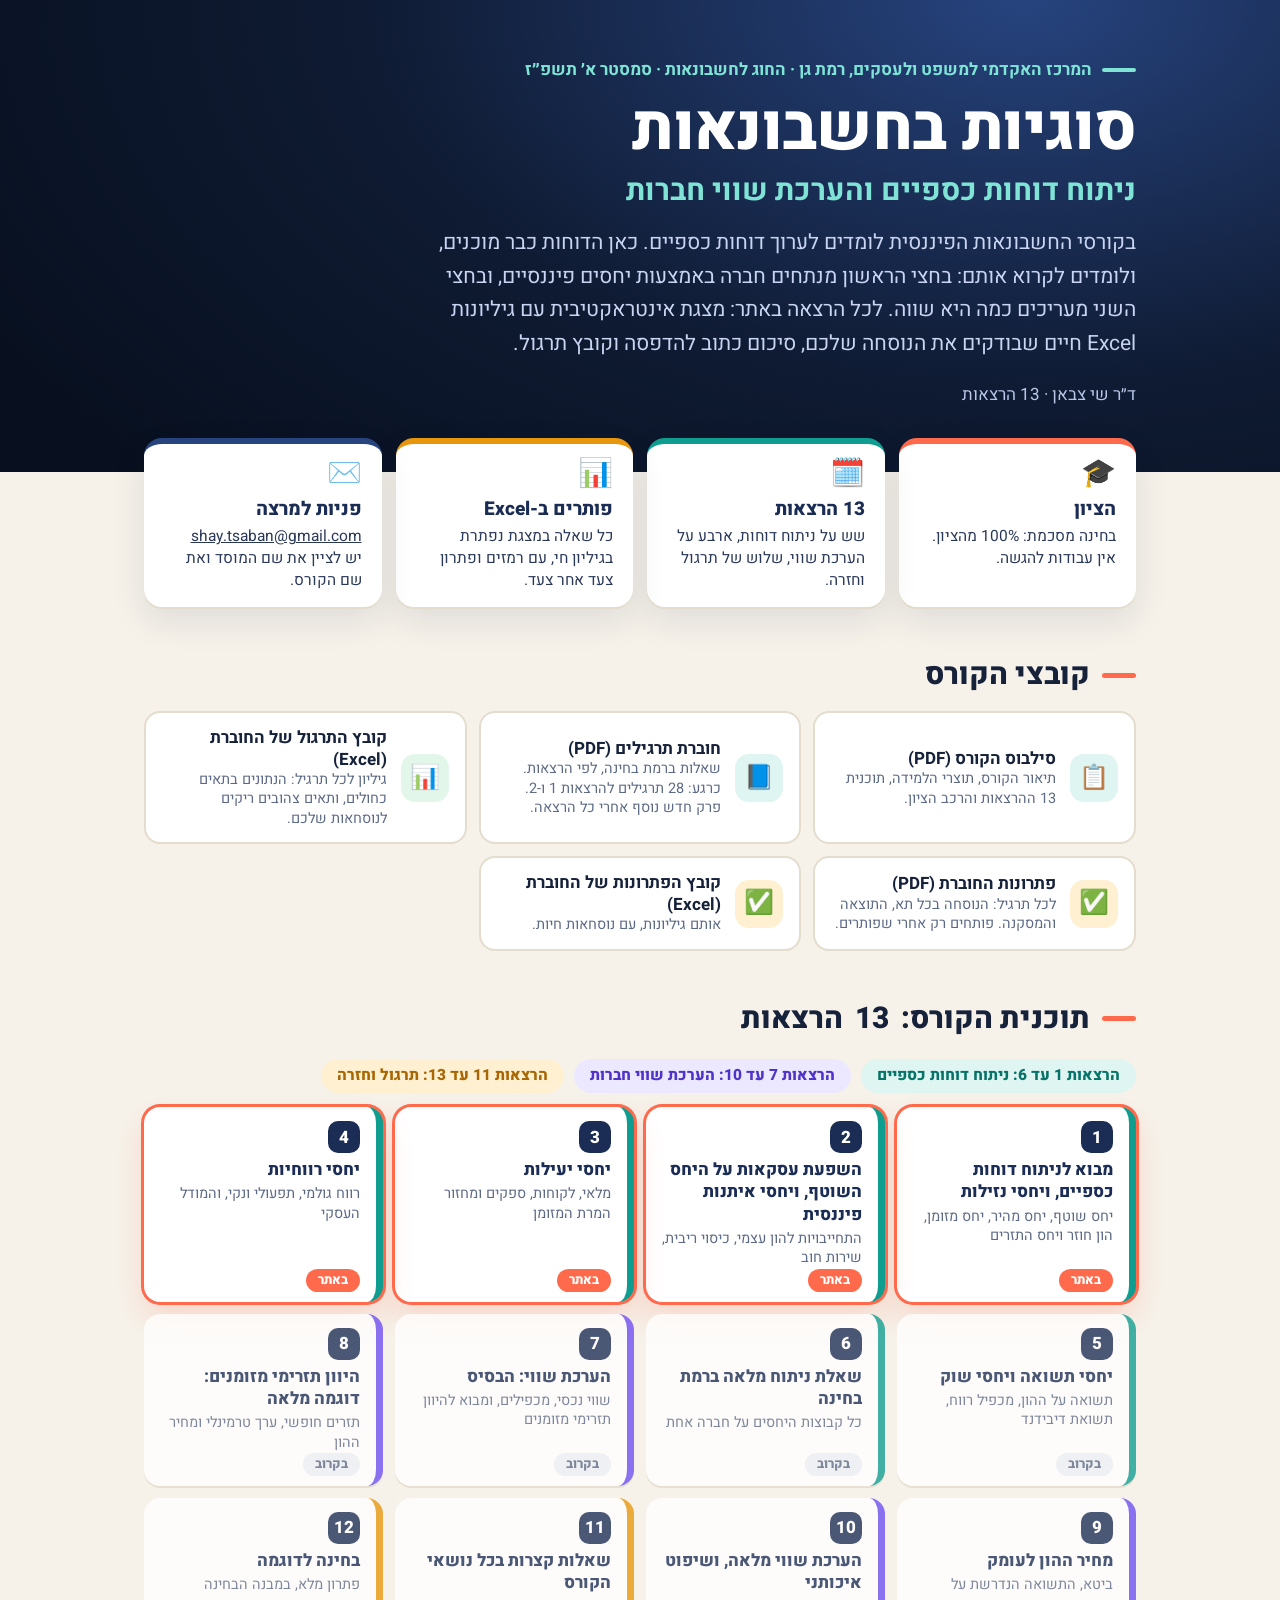
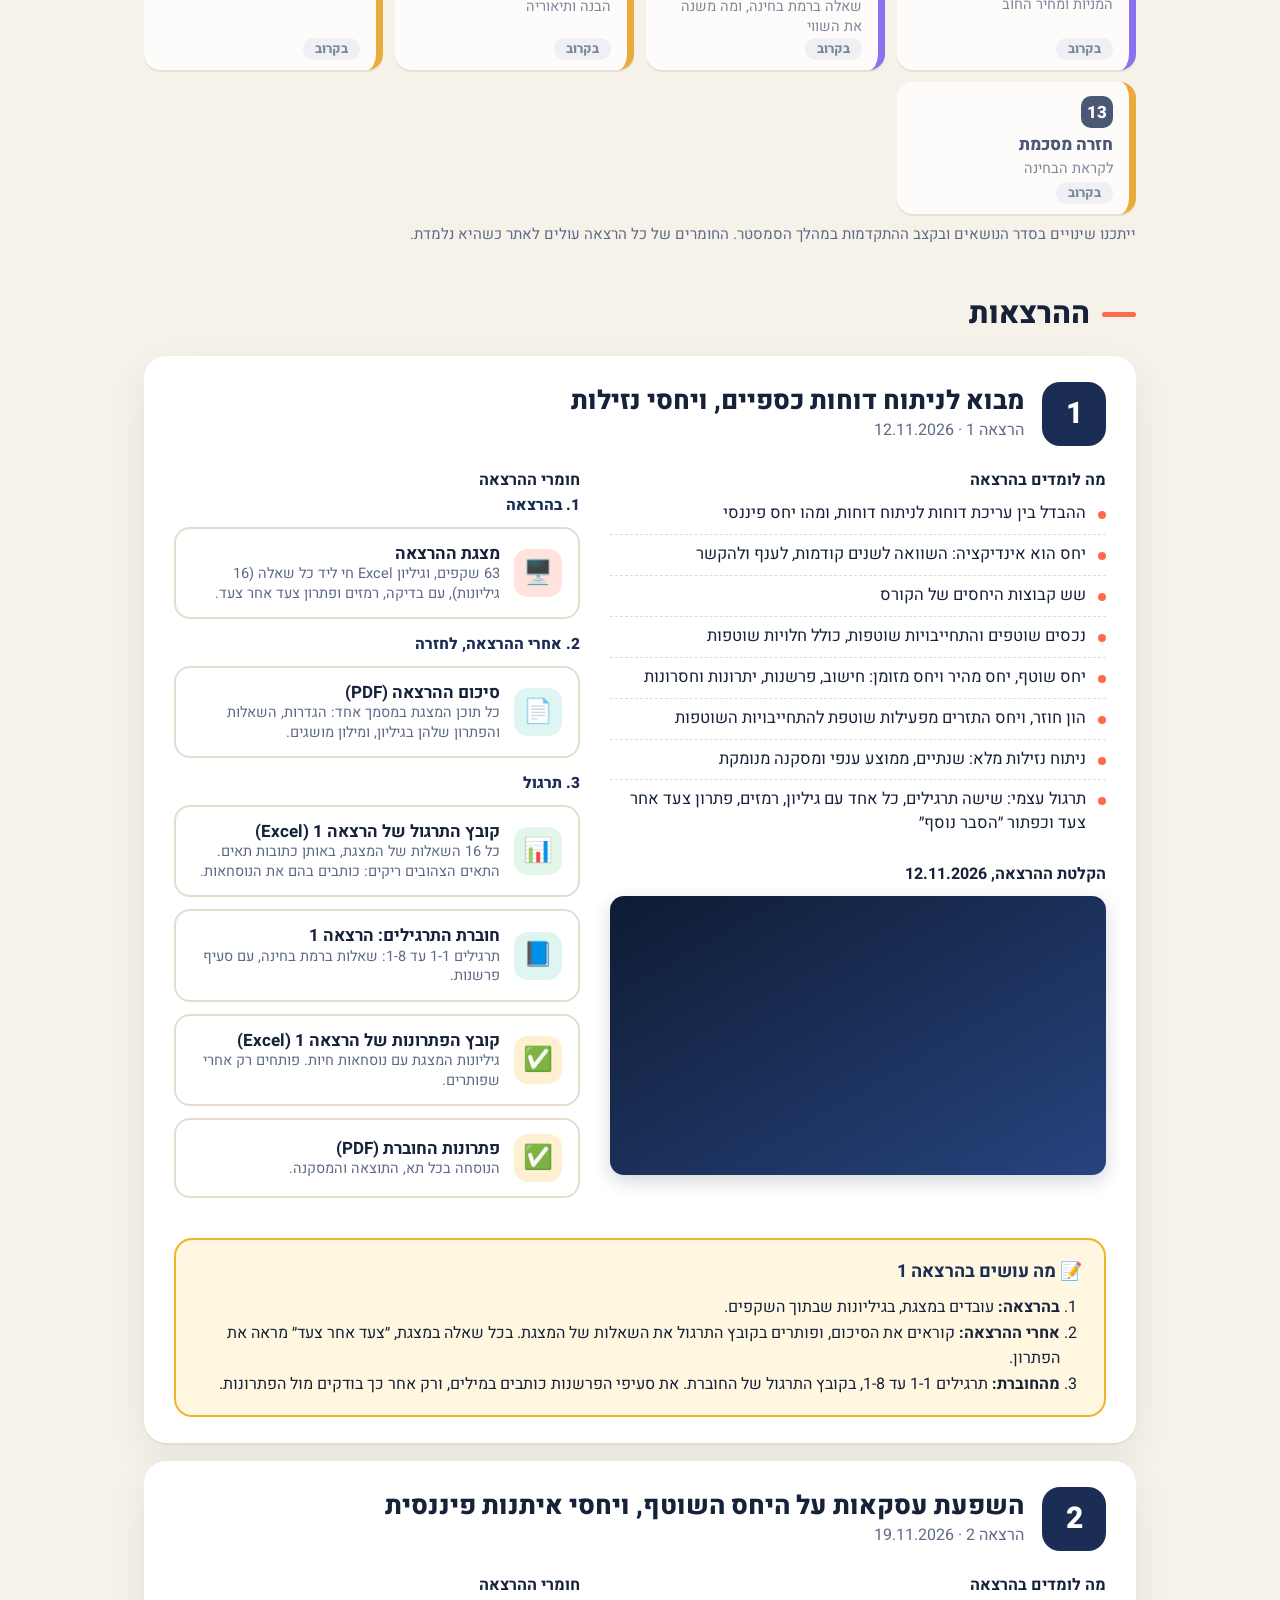
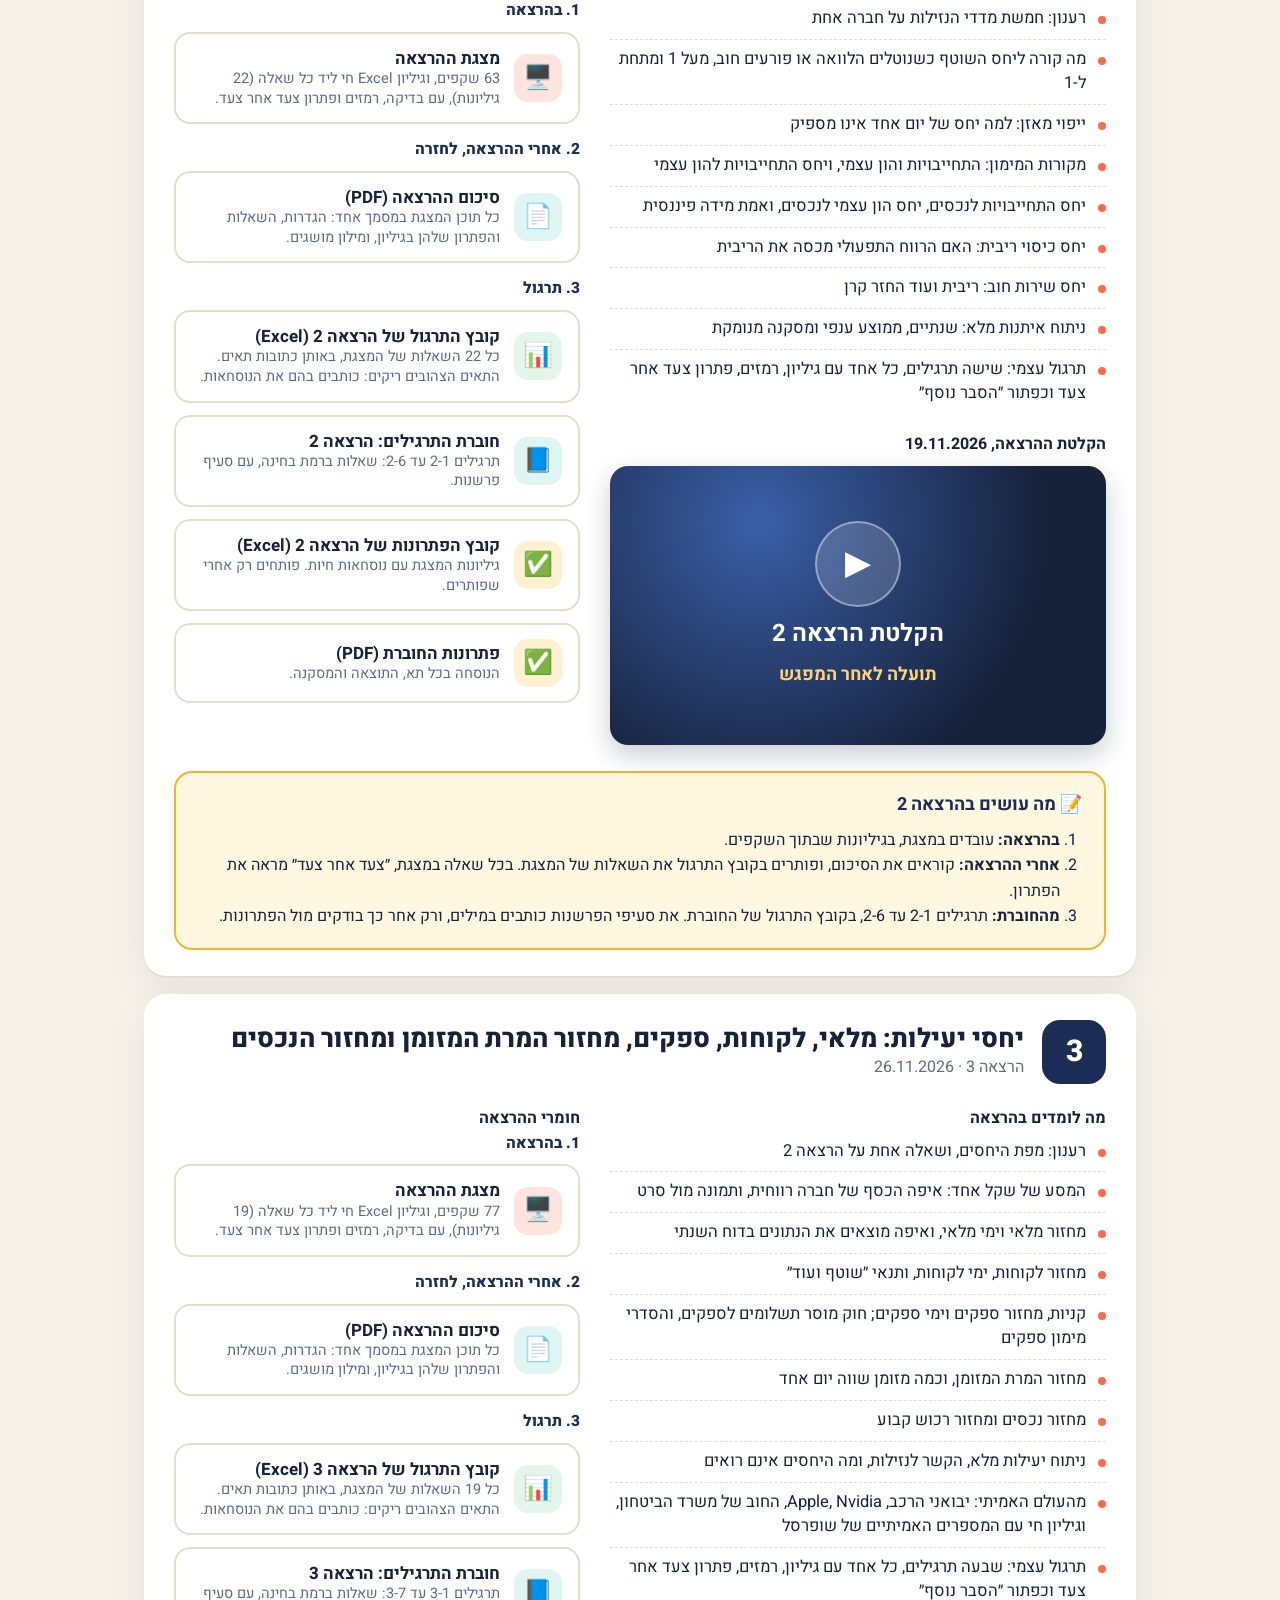
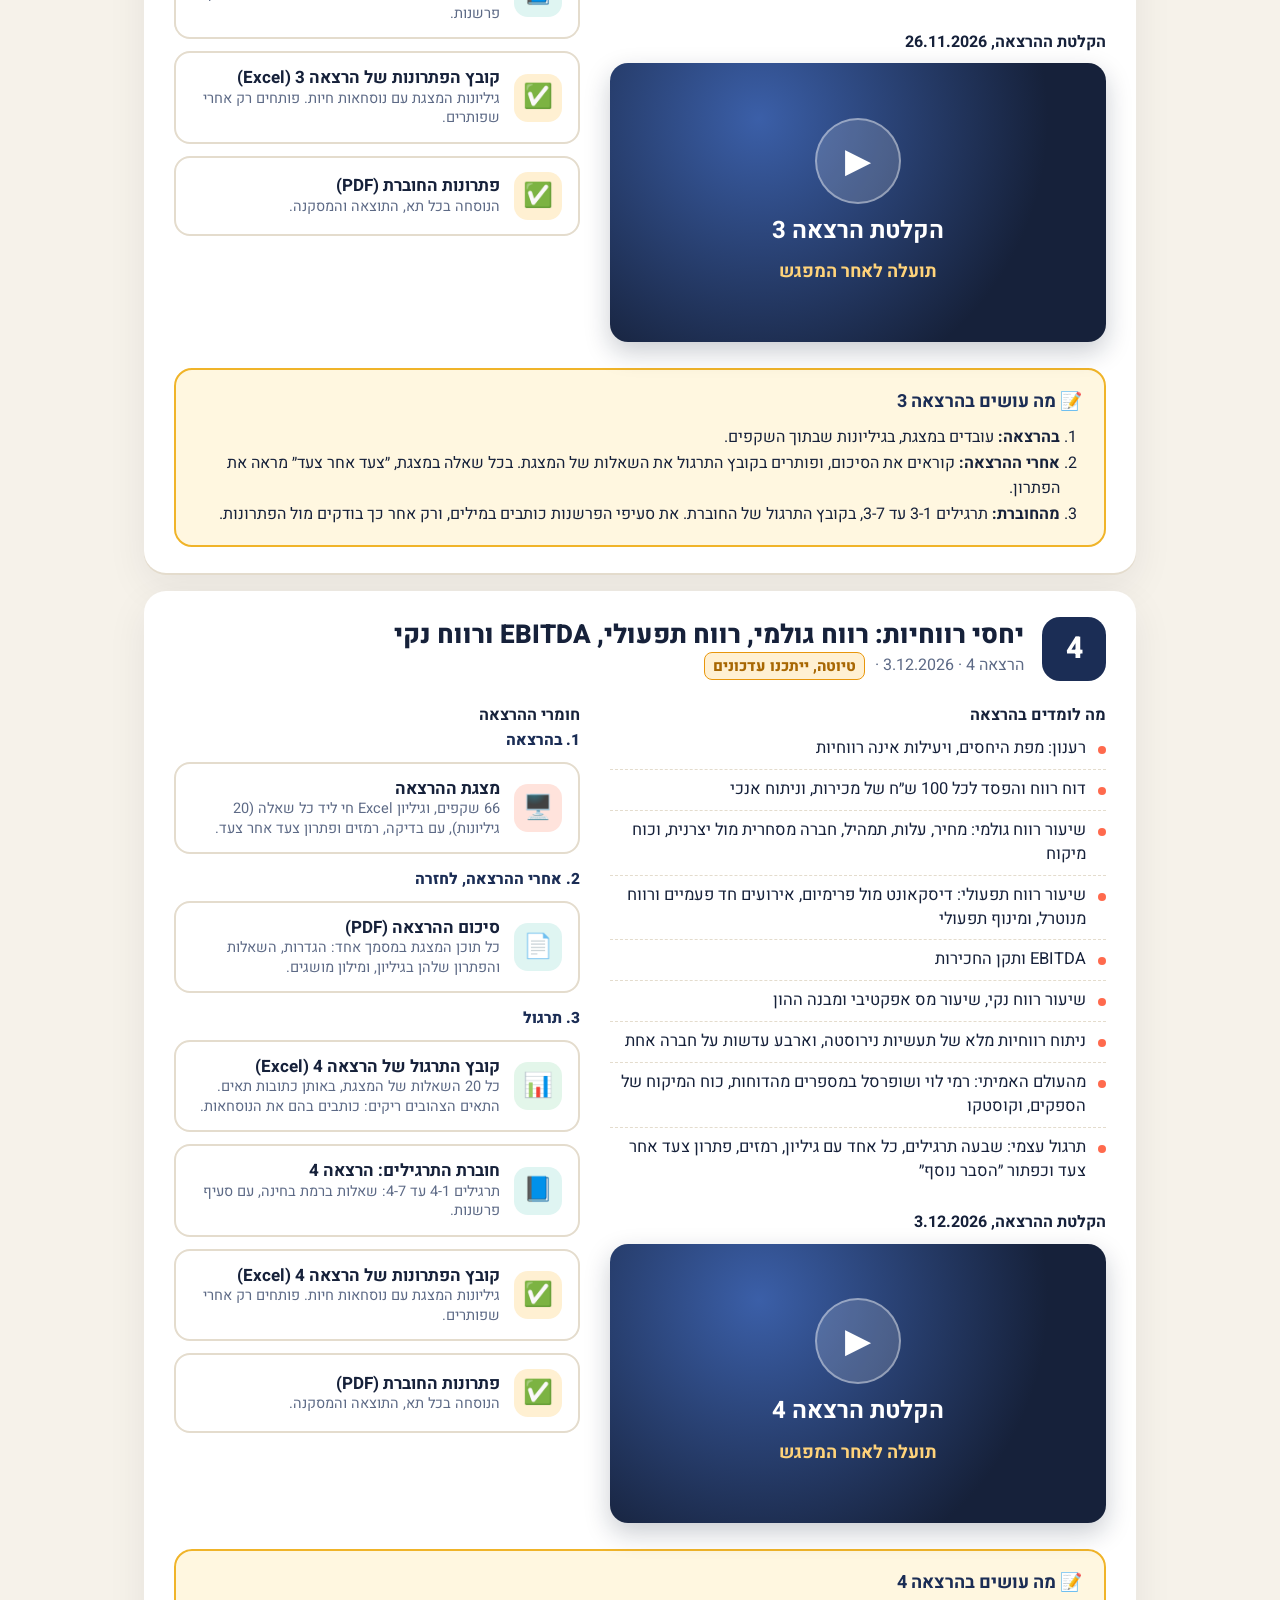
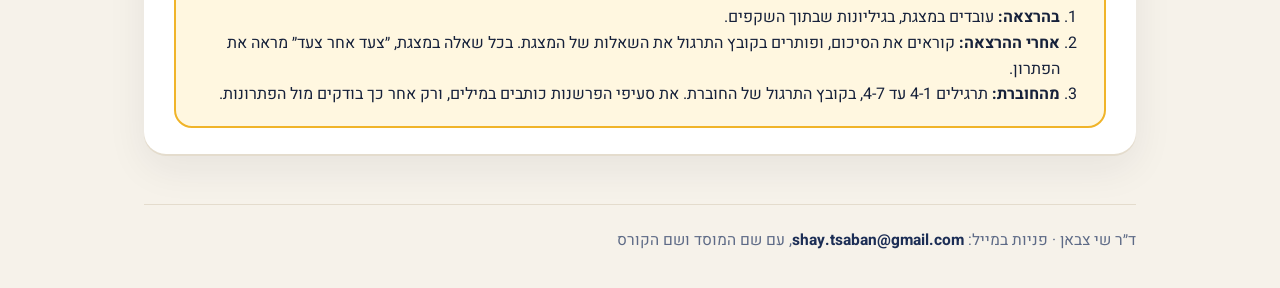
<file: index.html>
<!doctype html>
<html lang="he" dir="rtl">
<head>
<meta charset="utf-8">
<meta name="viewport" content="width=device-width,initial-scale=1">
<title>סוגיות בחשבונאות | אתר הקורס</title>
<meta name="description" content="אתר הקורס סוגיות בחשבונאות, ניתוח דוחות כספיים והערכת שווי חברות, המרכז האקדמי למשפט ולעסקים ברמת גן: מצגות אינטראקטיביות עם גיליונות Excel חיים, סיכומים, חוברת תרגילים וקובצי תרגול.">
<link rel="stylesheet" href="assets/fonts.css">
<style>
:root{--ink:#16213a;--ink2:#2a3858;--mut:#5d6a86;--paper:#f6f2ea;--card:#fff;--line:#e4dccd;--coral:#ff6a4d;--navy:#0f1b33;--navy2:#1b2d55}
*{box-sizing:border-box;margin:0;padding:0}
html{-webkit-text-size-adjust:100%}
body{font-family:'Heebo','Segoe UI','Arial Hebrew',Arial,sans-serif;background:var(--paper);color:var(--ink);line-height:1.6;-webkit-font-smoothing:antialiased;overflow-wrap:break-word}
a{color:inherit;text-decoration:none}
.n{direction:ltr;unicode-bidi:isolate}
.wrap{max-width:1040px;margin:0 auto;padding:0 24px}
.hero{background:radial-gradient(1200px 700px at 80% 0%,#27447f 0%,var(--navy) 55%,#08101f 100%);color:#fff;padding:56px 0 64px}
.kick{font-size:17px;font-weight:700;color:#7fe3d6;display:flex;gap:10px;align-items:center}
.kick:before{content:"";flex:none;width:34px;height:4px;border-radius:4px;background:#7fe3d6}
h1{font-size:clamp(34px,6vw,60px);line-height:1.15;font-weight:800;letter-spacing:-.01em;margin-top:10px}
.lead{font-size:clamp(17px,2.4vw,21px);color:#c8d4f2;max-width:720px;margin-top:16px}
.meta{margin-top:20px;color:#b8c6e8;font-size:17px}
section.block{padding-top:44px}
h2.sec{font-size:30px;font-weight:800;display:flex;gap:12px;align-items:center}
h2.sec:before{content:"";flex:none;width:34px;height:5px;border-radius:5px;background:var(--coral)}
.lec{margin-top:18px;background:var(--card);border-radius:22px;box-shadow:0 2px 0 var(--line),0 14px 40px rgba(22,33,58,.07);overflow:hidden}
.lec-head{padding:26px 30px 8px;display:flex;gap:18px;align-items:center}
.lec-n{flex:none;width:64px;height:64px;border-radius:18px;background:var(--navy2);color:#fff;display:grid;place-items:center;font-size:30px;font-weight:800}
.lec-head h3{font-size:26px;line-height:1.25;font-weight:800}
.lec-head .sub{color:var(--mut);font-size:16px}
.soon{color:var(--mut);font-size:17px;line-height:1.5}
.draft{display:inline-block;background:#fff1c7;color:#8a5a00;border:1px solid #f0b429;border-radius:999px;font-size:13px;font-weight:800;padding:1px 10px;margin-right:6px;vertical-align:middle}
.soon+.links{margin-top:8px}
.lec-body{display:grid;grid-template-columns:1.1fr .9fr;gap:30px;padding:14px 30px 26px}
.lec-body h4,.learn{list-style:none}
.learn li{padding:8px 20px 8px 0;position:relative;border-bottom:1px dashed var(--line);font-size:16.5px;line-height:1.45}
.learn li:last-child{border:0}
.learn li:before{content:"";position:absolute;right:0;top:17px;width:8px;height:8px;border-radius:50%;background:var(--coral)}
.links{display:flex;flex-direction:column;gap:12px}
.lk{display:flex;gap:14px;align-items:center;border-radius:16px;padding:14px 16px;border:2px solid var(--line);background:#fff;transition:transform .15s,border-color .15s,box-shadow .15s}
.lk:hover{transform:translateY(-2px);border-color:var(--coral);box-shadow:0 8px 20px rgba(22,33,58,.1)}
.lk .e{flex:none;width:48px;height:48px;border-radius:14px;display:grid;place-items:center;font-size:24px}
.lk b{display:block;font-size:17px;line-height:1.25}
.lk .d{font-size:14.5px;color:var(--mut);line-height:1.35;display:block}
.lk.p .e{background:#ffe3dc}.lk.s .e{background:#dff5f2}
footer{margin-top:50px;padding:24px 0 34px;border-top:1px solid var(--line);color:var(--mut);font-size:15.5px}
footer a{color:var(--navy2);font-weight:700;direction:ltr;unicode-bidi:isolate;display:inline-block}
@media (max-width:760px){
 .wrap{padding:0 16px}
 .hero{padding:40px 0 44px}
 h2.sec{font-size:25px}
 .lec-head{padding:20px 18px 6px;gap:12px}
 .lec-n{width:50px;height:50px;font-size:24px;border-radius:14px}
 .lec-head h3{font-size:22px}
 .lec-body{grid-template-columns:minmax(0,1fr);gap:22px;padding:12px 18px 22px}
  }

.cgrid{display:grid;grid-template-columns:1fr 1fr;gap:12px;margin-top:12px}
.cnote{font-size:15px;color:var(--mut);margin-top:8px}
.bkm .bkl{font-size:15.5px;color:var(--ink2);margin:-2px 0 8px}
.slv{width:100%;border-collapse:collapse;font-size:15.5px;line-height:1.4;background:#fff;border-radius:10px;overflow:hidden}
.slv th{background:#1b2d55;color:#fff;text-align:right;padding:6px 10px;font-weight:700}
.slv td{border-bottom:1px solid #f0e2b4;padding:7px 10px;vertical-align:top}
.slv td.k{font-weight:800;color:#c4421f;font-size:18px;text-align:center;width:28px}
.slvn{font-size:15.5px;margin-top:10px;color:#4a4130}
@media (max-width:760px){.slv,.slv tbody,.slv tr,.slv td{display:block;width:100%}.slv tr:first-child{display:none}.slv tr{border-bottom:2px solid #f0b429;padding:6px 0}.slv td{border:0;padding:2px 8px}.slv td.k{text-align:right}}
.grp{margin-bottom:14px}.grp h5{font-size:15.5px;font-weight:800;color:var(--navy2);margin:0 0 8px}
@media (max-width:760px){.cgrid{grid-template-columns:1fr}}
.contact{margin-top:14px;background:#fff7e0;border:2px solid #f0b429;border-radius:18px;padding:16px 24px;display:flex;gap:16px;align-items:center}
.contact .ic{font-size:34px;flex:none}
.contact h2{font-size:20px;font-weight:800;line-height:1.3;color:var(--navy2)}
.contact h2 a{direction:ltr;unicode-bidi:isolate;display:inline-block;text-decoration:underline;overflow-wrap:anywhere}
.contact p{font-size:16.5px;line-height:1.45;margin-top:3px;color:#4a4130}
@media (max-width:760px){.contact{padding:14px 16px}.contact .ic{display:none}.contact h2{font-size:18px}}
.live{margin-top:-26px;position:relative;z-index:2;background:linear-gradient(120deg,#ff6a4d,#ff8f5a);color:#fff;border-radius:20px;padding:22px 28px;display:flex;gap:20px;align-items:center;box-shadow:0 14px 34px rgba(255,106,77,.35)}
.live .ic{font-size:44px;flex:none}
.live h2{font-size:26px;font-weight:800;line-height:1.2}
.live p{font-size:16.5px;margin-top:4px;line-height:1.4}
.live p a{text-decoration:underline;font-weight:700}
.live .go{flex:none;margin-right:auto;background:#fff;color:#c4421f;font-weight:800;font-size:19px;padding:14px 26px;border-radius:14px;text-align:center;transition:transform .15s}
.live .go:hover{transform:translateY(-2px)}
.live .go small{display:block;font-weight:600;font-size:13px;color:#5d6a86}
@media (max-width:760px){.live{flex-direction:column;align-items:stretch;padding:20px 18px;margin-top:-18px}.live .ic{display:none}.live .go{margin-right:0}}
.solutions{margin-top:18px;background:#fff;border-radius:20px;padding:24px 28px;display:flex;gap:22px;align-items:flex-start;box-shadow:0 2px 0 var(--line),0 10px 30px rgba(22,33,58,.07);border-right:8px solid #6d4df2}
.solutions .ic{font-size:44px;flex:none}
.solutions h3{font-size:22px;font-weight:800;line-height:1.25}
.solutions .tag{display:inline-block;background:#ece8ff;color:#4f33c9;border-radius:99px;padding:2px 14px;font-weight:700;font-size:14px;margin-bottom:6px}
.solutions p{font-size:16px;color:var(--ink2);margin-top:6px}
.solutions .warn{margin-top:12px;background:#fff7e0;border-right:5px solid #f0b429;border-radius:10px;padding:10px 14px;font-size:15px;color:#4a4130}
.solutions .btn2{flex:none;margin-right:auto;align-self:center;background:#6d4df2;color:#fff;font-weight:800;font-size:17px;padding:12px 22px;border-radius:14px;text-align:center;transition:transform .15s}
.solutions .btn2:hover{transform:translateY(-2px)}
.solutions .btn2 small{display:block;font-weight:500;font-size:13px;opacity:.9}
.lk.x .e{background:#e3f6ea}.lk.r .e{background:#fff0d2}
.draft{display:inline-block;background:#fff0d2;border:1.5px dashed #a86703;color:#7a4a00;border-radius:8px;padding:0 8px;font-size:15px;vertical-align:middle;margin-right:6px}.rec1{margin-top:18px}.recbig{position:relative;aspect-ratio:16/9;width:100%;border-radius:18px;overflow:hidden;background:radial-gradient(circle at 30% 20%,#3b5fa8,#16213a 70%);box-shadow:0 10px 26px rgba(15,27,51,.22);display:grid;place-items:center}.rb-in{display:flex;flex-direction:column;align-items:center;gap:8px;color:#d6e0f7;text-align:center}.rb-play{width:86px;height:86px;border-radius:50%;background:rgba(255,255,255,.16);border:2px solid rgba(255,255,255,.4);display:grid;place-items:center;font-size:34px;color:#fff;direction:ltr}.rb-in b{color:#fff;font-size:24px}.rb-in span:last-child{font-size:18px;color:#ffd37a;font-weight:700}.rec1 h4{margin-bottom:8px}.recrow{display:flex;gap:12px;flex-wrap:wrap}.recone{flex:1 1 220px;min-width:0;margin-bottom:12px}.reclab{font-size:15px;font-weight:700;color:var(--navy2);margin-bottom:5px}
.recbox{position:relative;aspect-ratio:16/9;border-radius:14px;overflow:hidden;background:linear-gradient(150deg,#0f1b33,#27447f);box-shadow:0 6px 18px rgba(15,27,51,.18)}
.recbox iframe{position:absolute;inset:0;width:100%;height:100%;border:0}
.recwait{position:absolute;inset:0;display:flex;flex-direction:column;align-items:center;justify-content:center;gap:4px;color:#d6e0f7;text-align:center;font-size:15px}
.recwait .play{width:54px;height:54px;border-radius:50%;background:rgba(255,255,255,.14);display:grid;place-items:center;font-size:22px;color:#fff;margin-bottom:6px;direction:ltr}
.recwait b{color:#fff;font-size:17px}
.todo{margin:0 30px 26px;background:#fff7e0;border:2px solid #f0b429;border-radius:18px;padding:18px 22px}
.todo h4{font-size:18px;color:var(--navy2);margin-bottom:8px}
.todo ol{padding-inline-start:22px;font-size:16px;line-height:1.6}
.ups{list-style:none;margin-top:18px;background:var(--card);border-radius:18px;box-shadow:0 2px 0 var(--line);overflow:hidden}
.ups li{display:flex;gap:14px;align-items:center;padding:11px 22px;border-bottom:1px solid var(--line);font-size:16.5px;font-weight:600}
.ups li:last-child{border:0}
.ups .un{flex:none;min-width:34px;padding:0 6px;white-space:nowrap;height:34px;border-radius:10px;background:#eef0f6;color:var(--navy2);display:grid;place-items:center;font-weight:800}
.ups em{margin-right:auto;font-style:normal;color:var(--mut);font-size:14px;font-weight:500}
@media (max-width:760px){.solutions{flex-direction:column;padding:20px 18px}.solutions .btn2{margin-right:0;width:100%}.todo{margin:0 18px 22px;padding:14px 16px}.ups li{padding:10px 14px}}
.lec-head .sub .draft{background:#fff0d2;color:#a86703;border:1px solid #e8960c;border-radius:8px;padding:1px 8px;font-weight:800}

.hero h1{font-size:64px}.hero .h1s{font-size:30px;font-weight:700;color:#7fe3d6;margin-top:6px;line-height:1.25}
.facts{display:grid;grid-template-columns:repeat(4,1fr);gap:14px;margin-top:-34px;position:relative;z-index:2}
.fact{background:#fff;border-radius:18px;padding:16px 20px;box-shadow:0 2px 0 var(--line),0 14px 34px rgba(22,33,58,.1);border-top:6px solid var(--coral)}
.fact:nth-child(2){border-top-color:#0f9d90}.fact:nth-child(3){border-top-color:#e8960c}.fact:nth-child(4){border-top-color:#27447f}
.fact .fi{font-size:28px;line-height:1}.fact b{display:block;font-size:19px;font-weight:800;color:var(--navy2);margin-top:6px}.fact>span{display:block;font-size:15.5px;color:var(--ink2);line-height:1.4;margin-top:2px}
.fact a{direction:ltr;unicode-bidi:isolate;display:inline-block;text-decoration:underline;overflow-wrap:anywhere}
.halves{display:flex;gap:10px;margin-top:16px;font-weight:800;font-size:15.5px;flex-wrap:wrap}
.halves>span{border-radius:99px;padding:5px 16px}.halves .a{background:#dff5f2;color:#087469}.halves .b{background:#ece8ff;color:#4f33c9}.halves .c{background:#fff0d2;color:#a86703}
.plan{display:grid;grid-template-columns:repeat(4,1fr);gap:12px;margin-top:14px}
.pc{position:relative;background:#fff;border-radius:16px;padding:14px 16px 34px;box-shadow:0 2px 0 var(--line);border-right:7px solid #0f9d90;display:block;color:inherit;text-decoration:none;min-height:132px;opacity:.78}
.pc.b{border-right-color:#6d4df2}.pc.c{border-right-color:#e8960c}
.pc.on{opacity:1;box-shadow:0 0 0 3px var(--coral),0 14px 30px rgba(255,106,77,.22);transition:transform .15s}.pc.on:hover{transform:translateY(-3px)}
.pc .pn{display:inline-grid;place-items:center;min-width:32px;height:32px;border-radius:10px;background:var(--navy2);color:#fff;font-weight:800;font-size:17px;margin-bottom:6px}
.pc b{display:block;font-size:17px;line-height:1.3;font-weight:800;color:var(--navy2)}.pc .pd{display:block;font-size:14.5px;color:var(--mut);line-height:1.35;margin-top:3px}
.pc em{position:absolute;bottom:10px;right:16px;font-style:normal;font-size:13px;font-weight:800;color:var(--mut);background:#eef0f6;border-radius:99px;padding:1px 12px}
.pc.on em{background:var(--coral);color:#fff}
.cgrid{display:grid;grid-template-columns:1fr 1fr 1fr;gap:12px;margin-top:12px}.cnote{font-size:15px;color:var(--mut);margin-top:8px}
.grp{margin-bottom:14px}.grp h5{font-size:15.5px;font-weight:800;color:var(--navy2);margin:0 0 8px}
@media (max-width:900px){.plan{grid-template-columns:repeat(2,1fr)}.facts{grid-template-columns:repeat(2,1fr)}.cgrid{grid-template-columns:1fr}}
@media (max-width:560px){.plan{grid-template-columns:1fr}.pc{min-height:0}.facts{grid-template-columns:1fr;margin-top:-22px}.hero h1{font-size:42px}.hero .h1s{font-size:22px}}
</style>
</head>
<body>
<header class="hero"><div class="wrap">
<div class="kick"><span>המרכז האקדמי למשפט ולעסקים, רמת גן · החוג לחשבונאות · סמסטר א׳ תשפ״ז</span></div>
<h1>סוגיות בחשבונאות</h1>
<div class="h1s">ניתוח דוחות כספיים והערכת שווי חברות</div>
<p class="lead">בקורסי החשבונאות הפיננסית לומדים לערוך דוחות כספיים. כאן הדוחות כבר מוכנים, ולומדים לקרוא אותם: בחצי הראשון מנתחים חברה באמצעות יחסים פיננסיים, ובחצי השני מעריכים כמה היא שווה. לכל הרצאה באתר: מצגת אינטראקטיבית עם גיליונות Excel חיים שבודקים את הנוסחה שלכם, סיכום כתוב להדפסה וקובץ תרגול.</p>
<p class="meta">ד״ר שי צבאן · <span class="n">13</span> הרצאות</p>
</div></header>
<main class="wrap">
<section class="facts">
<div class="fact"><div class="fi">🎓</div><b>הציון</b><span>בחינה מסכמת: <span class="n">100%</span> מהציון. אין עבודות להגשה.</span></div>
<div class="fact"><div class="fi">🗓️</div><b><span class="n">13</span> הרצאות</b><span>שש על ניתוח דוחות, ארבע על הערכת שווי, שלוש של תרגול וחזרה.</span></div>
<div class="fact"><div class="fi">📊</div><b>פותרים ב-Excel</b><span>כל שאלה במצגת נפתרת בגיליון חי, עם רמזים ופתרון צעד אחר צעד.</span></div>
<div class="fact"><div class="fi">✉️</div><b>פניות למרצה</b><span><a href="mailto:shay.tsaban@gmail.com">shay.tsaban@gmail.com</a><br>יש לציין את שם המוסד ואת שם הקורס.</span></div>
</section>
<section class="block" id="course-files">
<h2 class="sec">קובצי הקורס</h2>
<div class="cgrid">
<a class="lk s" href="materials/syllabus.pdf" target="_blank" rel="noopener"><span class="e">📋</span><span><b>סילבוס הקורס (PDF)</b><span class="d">תיאור הקורס, תוצרי הלמידה, תוכנית <span class="n">13</span> ההרצאות והרכב הציון.</span></span></a>
<a class="lk s" href="materials/booklet.pdf" target="_blank" rel="noopener"><span class="e">📘</span><span><b>חוברת תרגילים (PDF)</b><span class="d">שאלות ברמת בחינה, לפי הרצאות. כרגע: <span class="n">28</span> תרגילים להרצאות <span class="n">1</span> ו-<span class="n">2</span>. פרק חדש נוסף אחרי כל הרצאה.</span></span></a>
<a class="lk x" href="materials/booklet-practice.xlsx" download><span class="e">📊</span><span><b>קובץ התרגול של החוברת (Excel)</b><span class="d">גיליון לכל תרגיל: הנתונים בתאים כחולים, ותאים צהובים ריקים לנוסחאות שלכם.</span></span></a>
<a class="lk r" href="materials/booklet-solutions.pdf" target="_blank" rel="noopener"><span class="e">✅</span><span><b>פתרונות החוברת (PDF)</b><span class="d">לכל תרגיל: הנוסחה בכל תא, התוצאה והמסקנה. פותחים רק אחרי שפותרים.</span></span></a>
<a class="lk r" href="materials/booklet-solutions.xlsx" download><span class="e">✅</span><span><b>קובץ הפתרונות של החוברת (Excel)</b><span class="d">אותם גיליונות, עם נוסחאות חיות.</span></span></a>
</div>
</section>
<section class="block" id="plan">
<h2 class="sec">תוכנית הקורס: <span class="n">13</span> הרצאות</h2>
<div class="halves"><span class="a">הרצאות <span class="n">1</span> עד <span class="n">6</span>: ניתוח דוחות כספיים</span><span class="b">הרצאות <span class="n">7</span> עד <span class="n">10</span>: הערכת שווי חברות</span><span class="c">הרצאות <span class="n">11</span> עד <span class="n">13</span>: תרגול וחזרה</span></div>
<div class="plan"><a class="pc a on" href="#lesson-1"><span class="pn"><span class="n">1</span></span><b>מבוא לניתוח דוחות כספיים, ויחסי נזילות</b><span class="pd">יחס שוטף, יחס מהיר, יחס מזומן, הון חוזר ויחס התזרים</span><em>באתר</em></a><a class="pc a on" href="#lesson-2"><span class="pn"><span class="n">2</span></span><b>השפעת עסקאות על היחס השוטף, ויחסי איתנות פיננסית</b><span class="pd">התחייבויות להון עצמי, כיסוי ריבית, שירות חוב</span><em>באתר</em></a><a class="pc a on" href="#lesson-3"><span class="pn"><span class="n">3</span></span><b>יחסי יעילות</b><span class="pd">מלאי, לקוחות, ספקים ומחזור המרת המזומן</span><em>באתר</em></a><a class="pc a on" href="#lesson-4"><span class="pn"><span class="n">4</span></span><b>יחסי רווחיות</b><span class="pd">רווח גולמי, תפעולי ונקי, והמודל העסקי</span><em>באתר</em></a><div class="pc a"><span class="pn"><span class="n">5</span></span><b>יחסי תשואה ויחסי שוק</b><span class="pd">תשואה על ההון, מכפיל רווח, תשואת דיבידנד</span><em>בקרוב</em></div><div class="pc a"><span class="pn"><span class="n">6</span></span><b>שאלת ניתוח מלאה ברמת בחינה</b><span class="pd">כל קבוצות היחסים על חברה אחת</span><em>בקרוב</em></div><div class="pc b"><span class="pn"><span class="n">7</span></span><b>הערכת שווי: הבסיס</b><span class="pd">שווי נכסי, מכפילים, ומבוא להיוון תזרימי מזומנים</span><em>בקרוב</em></div><div class="pc b"><span class="pn"><span class="n">8</span></span><b>היוון תזרימי מזומנים: דוגמה מלאה</b><span class="pd">תזרים חופשי, ערך טרמינלי ומחיר ההון</span><em>בקרוב</em></div><div class="pc b"><span class="pn"><span class="n">9</span></span><b>מחיר ההון לעומק</b><span class="pd">ביטא, התשואה הנדרשת על המניות ומחיר החוב</span><em>בקרוב</em></div><div class="pc b"><span class="pn"><span class="n">10</span></span><b>הערכת שווי מלאה, ושיפוט איכותני</b><span class="pd">שאלה ברמת בחינה, ומה משנה את השווי</span><em>בקרוב</em></div><div class="pc c"><span class="pn"><span class="n">11</span></span><b>שאלות קצרות בכל נושאי הקורס</b><span class="pd">הבנה ותיאוריה</span><em>בקרוב</em></div><div class="pc c"><span class="pn"><span class="n">12</span></span><b>בחינה לדוגמה</b><span class="pd">פתרון מלא, במבנה הבחינה</span><em>בקרוב</em></div><div class="pc c"><span class="pn"><span class="n">13</span></span><b>חזרה מסכמת</b><span class="pd">לקראת הבחינה</span><em>בקרוב</em></div></div>
<p class="cnote">ייתכנו שינויים בסדר הנושאים ובקצב ההתקדמות במהלך הסמסטר. החומרים של כל הרצאה עולים לאתר כשהיא נלמדת.</p>
</section>
<section class="block">
<h2 class="sec">ההרצאות</h2>
<article class="lec" id="lesson-1">
<div class="lec-head"><div class="lec-n">1</div><div><h3>מבוא לניתוח דוחות כספיים, ויחסי נזילות</h3><div class="sub">הרצאה <span class="n">1</span> · <span class="n">12.11.2026</span></div></div></div>
<div class="lec-body">
<div><h4>מה לומדים בהרצאה</h4><ul class="learn">
<li>ההבדל בין עריכת דוחות לניתוח דוחות, ומהו יחס פיננסי</li><li>יחס הוא אינדיקציה: השוואה לשנים קודמות, לענף ולהקשר</li><li>שש קבוצות היחסים של הקורס</li><li>נכסים שוטפים והתחייבויות שוטפות, כולל חלויות שוטפות</li><li>יחס שוטף, יחס מהיר ויחס מזומן: חישוב, פרשנות, יתרונות וחסרונות</li><li>הון חוזר, ויחס התזרים מפעילות שוטפת להתחייבויות השוטפות</li><li>ניתוח נזילות מלא: שנתיים, ממוצע ענפי ומסקנה מנומקת</li><li>תרגול עצמי: שישה תרגילים, כל אחד עם גיליון, רמזים, פתרון צעד אחר צעד וכפתור ״הסבר נוסף״</li>
</ul>
<div class="rec1" id="rec-1"><h4>הקלטת ההרצאה, <span class="n">12.11.2026</span></h4><div class="recbox"><iframe src="https://www.youtube-nocookie.com/embed/Fv4rRaQQyaY" title="הקלטת הרצאה 1, 12.11.2026" loading="lazy" allow="accelerometer; autoplay; clipboard-write; encrypted-media; gyroscope; picture-in-picture; web-share" referrerpolicy="strict-origin-when-cross-origin" allowfullscreen></iframe></div></div>
</div>
<div><h4>חומרי ההרצאה</h4>
<div class="grp"><h5>1. בהרצאה</h5><div class="links">
<a class="lk p" href="lectures/lecture-1/presentation.html"><span class="e">🖥️</span><span><b>מצגת ההרצאה</b><span class="d"><span class="n">63</span> שקפים, וגיליון Excel חי ליד כל שאלה (<span class="n">16</span> גיליונות), עם בדיקה, רמזים ופתרון צעד אחר צעד.</span></span></a>
</div></div>
<div class="grp"><h5>2. אחרי ההרצאה, לחזרה</h5><div class="links">
<a class="lk s" href="lectures/lecture-1/summary.pdf"><span class="e">📄</span><span><b>סיכום ההרצאה (PDF)</b><span class="d">כל תוכן המצגת במסמך אחד: הגדרות, השאלות והפתרון שלהן בגיליון, ומילון מושגים.</span></span></a>
</div></div>
<div class="grp"><h5>3. תרגול</h5><div class="links">
<a class="lk x" href="materials/practice-1.xlsx" download><span class="e">📊</span><span><b>קובץ התרגול של הרצאה 1 (Excel)</b><span class="d">כל <span class="n">16</span> השאלות של המצגת, באותן כתובות תאים. התאים הצהובים ריקים: כותבים בהם את הנוסחאות.</span></span></a>
<a class="lk s" href="materials/booklet.pdf" target="_blank" rel="noopener"><span class="e">📘</span><span><b>חוברת התרגילים: הרצאה 1</b><span class="d">תרגילים <span class="n">1-1</span> עד <span class="n">1-8</span>: שאלות ברמת בחינה, עם סעיף פרשנות.</span></span></a>
<a class="lk r" href="materials/practice-1-solutions.xlsx" download><span class="e">✅</span><span><b>קובץ הפתרונות של הרצאה 1 (Excel)</b><span class="d">גיליונות המצגת עם נוסחאות חיות. פותחים רק אחרי שפותרים.</span></span></a>
<a class="lk r" href="materials/booklet-solutions.pdf" target="_blank" rel="noopener"><span class="e">✅</span><span><b>פתרונות החוברת (PDF)</b><span class="d">הנוסחה בכל תא, התוצאה והמסקנה.</span></span></a>
</div></div>
</div>
</div>
<div class="todo"><h4>📝 מה עושים בהרצאה <span class="n">1</span></h4><ol>
<li><b>בהרצאה:</b> עובדים במצגת, בגיליונות שבתוך השקפים.</li>
<li><b>אחרי ההרצאה:</b> קוראים את הסיכום, ופותרים בקובץ התרגול את השאלות של המצגת. בכל שאלה במצגת, ״צעד אחר צעד״ מראה את הפתרון.</li>
<li><b>מהחוברת:</b> תרגילים <span class="n">1-1</span> עד <span class="n">1-8</span>, בקובץ התרגול של החוברת. את סעיפי הפרשנות כותבים במילים, ורק אחר כך בודקים מול הפתרונות.</li>
</ol></div>
</article><article class="lec" id="lesson-2">
<div class="lec-head"><div class="lec-n">2</div><div><h3>השפעת עסקאות על היחס השוטף, ויחסי איתנות פיננסית</h3><div class="sub">הרצאה <span class="n">2</span> · <span class="n">19.11.2026</span></div></div></div>
<div class="lec-body">
<div><h4>מה לומדים בהרצאה</h4><ul class="learn">
<li>רענון: חמשת מדדי הנזילות על חברה אחת</li><li>מה קורה ליחס השוטף כשנוטלים הלוואה או פורעים חוב, מעל 1 ומתחת ל-1</li><li>ייפוי מאזן: למה יחס של יום אחד אינו מספיק</li><li>מקורות המימון: התחייבויות והון עצמי, ויחס התחייבויות להון עצמי</li><li>יחס התחייבויות לנכסים, יחס הון עצמי לנכסים, ואמת מידה פיננסית</li><li>יחס כיסוי ריבית: האם הרווח התפעולי מכסה את הריבית</li><li>יחס שירות חוב: ריבית ועוד החזר קרן</li><li>ניתוח איתנות מלא: שנתיים, ממוצע ענפי ומסקנה מנומקת</li><li>תרגול עצמי: שישה תרגילים, כל אחד עם גיליון, רמזים, פתרון צעד אחר צעד וכפתור ״הסבר נוסף״</li>
</ul>
<div class="rec1" id="rec-2"><h4>הקלטת ההרצאה, <span class="n">19.11.2026</span></h4><div class="recbig"><div class="rb-in"><span class="rb-play">▶</span><b>הקלטת הרצאה 2</b><span>תועלה לאחר המפגש</span></div></div></div>
</div>
<div><h4>חומרי ההרצאה</h4>
<div class="grp"><h5>1. בהרצאה</h5><div class="links">
<a class="lk p" href="lectures/lecture-2/presentation.html"><span class="e">🖥️</span><span><b>מצגת ההרצאה</b><span class="d"><span class="n">63</span> שקפים, וגיליון Excel חי ליד כל שאלה (<span class="n">22</span> גיליונות), עם בדיקה, רמזים ופתרון צעד אחר צעד.</span></span></a>
</div></div>
<div class="grp"><h5>2. אחרי ההרצאה, לחזרה</h5><div class="links">
<a class="lk s" href="lectures/lecture-2/summary.pdf"><span class="e">📄</span><span><b>סיכום ההרצאה (PDF)</b><span class="d">כל תוכן המצגת במסמך אחד: הגדרות, השאלות והפתרון שלהן בגיליון, ומילון מושגים.</span></span></a>
</div></div>
<div class="grp"><h5>3. תרגול</h5><div class="links">
<a class="lk x" href="materials/practice-2.xlsx" download><span class="e">📊</span><span><b>קובץ התרגול של הרצאה 2 (Excel)</b><span class="d">כל <span class="n">22</span> השאלות של המצגת, באותן כתובות תאים. התאים הצהובים ריקים: כותבים בהם את הנוסחאות.</span></span></a>
<a class="lk s" href="materials/booklet.pdf" target="_blank" rel="noopener"><span class="e">📘</span><span><b>חוברת התרגילים: הרצאה 2</b><span class="d">תרגילים <span class="n">2-1</span> עד <span class="n">2-6</span>: שאלות ברמת בחינה, עם סעיף פרשנות.</span></span></a>
<a class="lk r" href="materials/practice-2-solutions.xlsx" download><span class="e">✅</span><span><b>קובץ הפתרונות של הרצאה 2 (Excel)</b><span class="d">גיליונות המצגת עם נוסחאות חיות. פותחים רק אחרי שפותרים.</span></span></a>
<a class="lk r" href="materials/booklet-solutions.pdf" target="_blank" rel="noopener"><span class="e">✅</span><span><b>פתרונות החוברת (PDF)</b><span class="d">הנוסחה בכל תא, התוצאה והמסקנה.</span></span></a>
</div></div>
</div>
</div>
<div class="todo"><h4>📝 מה עושים בהרצאה <span class="n">2</span></h4><ol>
<li><b>בהרצאה:</b> עובדים במצגת, בגיליונות שבתוך השקפים.</li>
<li><b>אחרי ההרצאה:</b> קוראים את הסיכום, ופותרים בקובץ התרגול את השאלות של המצגת. בכל שאלה במצגת, ״צעד אחר צעד״ מראה את הפתרון.</li>
<li><b>מהחוברת:</b> תרגילים <span class="n">2-1</span> עד <span class="n">2-6</span>, בקובץ התרגול של החוברת. את סעיפי הפרשנות כותבים במילים, ורק אחר כך בודקים מול הפתרונות.</li>
</ol></div>
</article><article class="lec" id="lesson-3">
<div class="lec-head"><div class="lec-n">3</div><div><h3>יחסי יעילות: מלאי, לקוחות, ספקים, מחזור המרת המזומן ומחזור הנכסים</h3><div class="sub">הרצאה <span class="n">3</span> · <span class="n">26.11.2026</span></div></div></div>
<div class="lec-body">
<div><h4>מה לומדים בהרצאה</h4><ul class="learn">
<li>רענון: מפת היחסים, ושאלה אחת על הרצאה 2</li><li>המסע של שקל אחד: איפה הכסף של חברה רווחית, ותמונה מול סרט</li><li>מחזור מלאי וימי מלאי, ואיפה מוצאים את הנתונים בדוח השנתי</li><li>מחזור לקוחות, ימי לקוחות, ותנאי ״שוטף ועוד״</li><li>קניות, מחזור ספקים וימי ספקים; חוק מוסר תשלומים לספקים, והסדרי מימון ספקים</li><li>מחזור המרת המזומן, וכמה מזומן שווה יום אחד</li><li>מחזור נכסים ומחזור רכוש קבוע</li><li>ניתוח יעילות מלא, הקשר לנזילות, ומה היחסים אינם רואים</li><li>מהעולם האמיתי: יבואני הרכב, Apple, Nvidia, החוב של משרד הביטחון, וגיליון חי עם המספרים האמיתיים של שופרסל</li><li>תרגול עצמי: שבעה תרגילים, כל אחד עם גיליון, רמזים, פתרון צעד אחר צעד וכפתור ״הסבר נוסף״</li>
</ul>
<div class="rec1" id="rec-3"><h4>הקלטת ההרצאה, <span class="n">26.11.2026</span></h4><div class="recbig"><div class="rb-in"><span class="rb-play">▶</span><b>הקלטת הרצאה 3</b><span>תועלה לאחר המפגש</span></div></div></div>
</div>
<div><h4>חומרי ההרצאה</h4>
<div class="grp"><h5>1. בהרצאה</h5><div class="links">
<a class="lk p" href="lectures/lecture-3/presentation.html"><span class="e">🖥️</span><span><b>מצגת ההרצאה</b><span class="d"><span class="n">77</span> שקפים, וגיליון Excel חי ליד כל שאלה (<span class="n">19</span> גיליונות), עם בדיקה, רמזים ופתרון צעד אחר צעד.</span></span></a>
</div></div>
<div class="grp"><h5>2. אחרי ההרצאה, לחזרה</h5><div class="links">
<a class="lk s" href="lectures/lecture-3/summary.pdf"><span class="e">📄</span><span><b>סיכום ההרצאה (PDF)</b><span class="d">כל תוכן המצגת במסמך אחד: הגדרות, השאלות והפתרון שלהן בגיליון, ומילון מושגים.</span></span></a>
</div></div>
<div class="grp"><h5>3. תרגול</h5><div class="links">
<a class="lk x" href="materials/practice-3.xlsx" download><span class="e">📊</span><span><b>קובץ התרגול של הרצאה 3 (Excel)</b><span class="d">כל <span class="n">19</span> השאלות של המצגת, באותן כתובות תאים. התאים הצהובים ריקים: כותבים בהם את הנוסחאות.</span></span></a>
<a class="lk s" href="materials/booklet.pdf" target="_blank" rel="noopener"><span class="e">📘</span><span><b>חוברת התרגילים: הרצאה 3</b><span class="d">תרגילים <span class="n">3-1</span> עד <span class="n">3-7</span>: שאלות ברמת בחינה, עם סעיף פרשנות.</span></span></a>
<a class="lk r" href="materials/practice-3-solutions.xlsx" download><span class="e">✅</span><span><b>קובץ הפתרונות של הרצאה 3 (Excel)</b><span class="d">גיליונות המצגת עם נוסחאות חיות. פותחים רק אחרי שפותרים.</span></span></a>
<a class="lk r" href="materials/booklet-solutions.pdf" target="_blank" rel="noopener"><span class="e">✅</span><span><b>פתרונות החוברת (PDF)</b><span class="d">הנוסחה בכל תא, התוצאה והמסקנה.</span></span></a>
</div></div>
</div>
</div>
<div class="todo"><h4>📝 מה עושים בהרצאה <span class="n">3</span></h4><ol>
<li><b>בהרצאה:</b> עובדים במצגת, בגיליונות שבתוך השקפים.</li>
<li><b>אחרי ההרצאה:</b> קוראים את הסיכום, ופותרים בקובץ התרגול את השאלות של המצגת. בכל שאלה במצגת, ״צעד אחר צעד״ מראה את הפתרון.</li>
<li><b>מהחוברת:</b> תרגילים <span class="n">3-1</span> עד <span class="n">3-7</span>, בקובץ התרגול של החוברת. את סעיפי הפרשנות כותבים במילים, ורק אחר כך בודקים מול הפתרונות.</li>
</ol></div>
</article><article class="lec" id="lesson-4">
<div class="lec-head"><div class="lec-n">4</div><div><h3>יחסי רווחיות: רווח גולמי, רווח תפעולי, EBITDA ורווח נקי</h3><div class="sub">הרצאה <span class="n">4</span> · <span class="n">3.12.2026</span> · <span class="draft">טיוטה, ייתכנו עדכונים</span></div></div></div>
<div class="lec-body">
<div><h4>מה לומדים בהרצאה</h4><ul class="learn">
<li>רענון: מפת היחסים, ויעילות אינה רווחיות</li><li>דוח רווח והפסד לכל 100 ש״ח של מכירות, וניתוח אנכי</li><li>שיעור רווח גולמי: מחיר, עלות, תמהיל, חברה מסחרית מול יצרנית, וכוח מיקוח</li><li>שיעור רווח תפעולי: דיסקאונט מול פרימיום, אירועים חד פעמיים ורווח מנוטרל, ומינוף תפעולי</li><li>EBITDA ותקן החכירות</li><li>שיעור רווח נקי, שיעור מס אפקטיבי ומבנה ההון</li><li>ניתוח רווחיות מלא של תעשיות נירוסטה, וארבע עדשות על חברה אחת</li><li>מהעולם האמיתי: רמי לוי ושופרסל במספרים מהדוחות, כוח המיקוח של הספקים, וקוסטקו</li><li>תרגול עצמי: שבעה תרגילים, כל אחד עם גיליון, רמזים, פתרון צעד אחר צעד וכפתור ״הסבר נוסף״</li>
</ul>
<div class="rec1" id="rec-4"><h4>הקלטת ההרצאה, <span class="n">3.12.2026</span></h4><div class="recbig"><div class="rb-in"><span class="rb-play">▶</span><b>הקלטת הרצאה 4</b><span>תועלה לאחר המפגש</span></div></div></div>
</div>
<div><h4>חומרי ההרצאה</h4>
<div class="grp"><h5>1. בהרצאה</h5><div class="links">
<a class="lk p" href="lectures/lecture-4/presentation.html"><span class="e">🖥️</span><span><b>מצגת ההרצאה</b><span class="d"><span class="n">66</span> שקפים, וגיליון Excel חי ליד כל שאלה (<span class="n">20</span> גיליונות), עם בדיקה, רמזים ופתרון צעד אחר צעד.</span></span></a>
</div></div>
<div class="grp"><h5>2. אחרי ההרצאה, לחזרה</h5><div class="links">
<a class="lk s" href="lectures/lecture-4/summary.pdf"><span class="e">📄</span><span><b>סיכום ההרצאה (PDF)</b><span class="d">כל תוכן המצגת במסמך אחד: הגדרות, השאלות והפתרון שלהן בגיליון, ומילון מושגים.</span></span></a>
</div></div>
<div class="grp"><h5>3. תרגול</h5><div class="links">
<a class="lk x" href="materials/practice-4.xlsx" download><span class="e">📊</span><span><b>קובץ התרגול של הרצאה 4 (Excel)</b><span class="d">כל <span class="n">20</span> השאלות של המצגת, באותן כתובות תאים. התאים הצהובים ריקים: כותבים בהם את הנוסחאות.</span></span></a>
<a class="lk s" href="materials/booklet.pdf" target="_blank" rel="noopener"><span class="e">📘</span><span><b>חוברת התרגילים: הרצאה 4</b><span class="d">תרגילים <span class="n">4-1</span> עד <span class="n">4-7</span>: שאלות ברמת בחינה, עם סעיף פרשנות.</span></span></a>
<a class="lk r" href="materials/practice-4-solutions.xlsx" download><span class="e">✅</span><span><b>קובץ הפתרונות של הרצאה 4 (Excel)</b><span class="d">גיליונות המצגת עם נוסחאות חיות. פותחים רק אחרי שפותרים.</span></span></a>
<a class="lk r" href="materials/booklet-solutions.pdf" target="_blank" rel="noopener"><span class="e">✅</span><span><b>פתרונות החוברת (PDF)</b><span class="d">הנוסחה בכל תא, התוצאה והמסקנה.</span></span></a>
</div></div>
</div>
</div>
<div class="todo"><h4>📝 מה עושים בהרצאה <span class="n">4</span></h4><ol>
<li><b>בהרצאה:</b> עובדים במצגת, בגיליונות שבתוך השקפים.</li>
<li><b>אחרי ההרצאה:</b> קוראים את הסיכום, ופותרים בקובץ התרגול את השאלות של המצגת. בכל שאלה במצגת, ״צעד אחר צעד״ מראה את הפתרון.</li>
<li><b>מהחוברת:</b> תרגילים <span class="n">4-1</span> עד <span class="n">4-7</span>, בקובץ התרגול של החוברת. את סעיפי הפרשנות כותבים במילים, ורק אחר כך בודקים מול הפתרונות.</li>
</ol></div>
</article>
</section>
<footer>ד״ר שי צבאן · פניות במייל: <a href="mailto:shay.tsaban@gmail.com">shay.tsaban@gmail.com</a>, עם שם המוסד ושם הקורס</footer>
</main>
</body>
</html>
</file>
<file: assets/fonts.css>
@font-face{font-family:'Heebo';font-weight:400;font-style:normal;src:url([data-uri]) format('woff2');unicode-range:U+0590-05FF,U+200C-2010,U+20AA,U+25CC,U+FB1D-FB4F}
@font-face{font-family:'Heebo';font-weight:700;font-style:normal;src:url([data-uri]) format('woff2');unicode-range:U+0590-05FF,U+200C-2010,U+20AA,U+25CC,U+FB1D-FB4F}
@font-face{font-family:'Heebo';font-weight:800;font-style:normal;src:url([data-uri]) format('woff2');unicode-range:U+0590-05FF,U+200C-2010,U+20AA,U+25CC,U+FB1D-FB4F}
@font-face{font-family:'Heebo';font-weight:400;font-style:normal;src:url([data-uri]) format('woff2');unicode-range:U+0000-00FF,U+0131,U+0152-0153,U+02BB-02BC,U+02C6,U+02DA,U+02DC,U+2000-206F,U+2074,U+20AC,U+2122,U+2191,U+2193,U+2212,U+2215,U+FEFF,U+FFFD}
@font-face{font-family:'Heebo';font-weight:700;font-style:normal;src:url([data-uri]) format('woff2');unicode-range:U+0000-00FF,U+0131,U+0152-0153,U+02BB-02BC,U+02C6,U+02DA,U+02DC,U+2000-206F,U+2074,U+20AC,U+2122,U+2191,U+2193,U+2212,U+2215,U+FEFF,U+FFFD}
@font-face{font-family:'Heebo';font-weight:800;font-style:normal;src:url([data-uri]) format('woff2');unicode-range:U+0000-00FF,U+0131,U+0152-0153,U+02BB-02BC,U+02C6,U+02DA,U+02DC,U+2000-206F,U+2074,U+20AC,U+2122,U+2191,U+2193,U+2212,U+2215,U+FEFF,U+FFFD}
</file>
